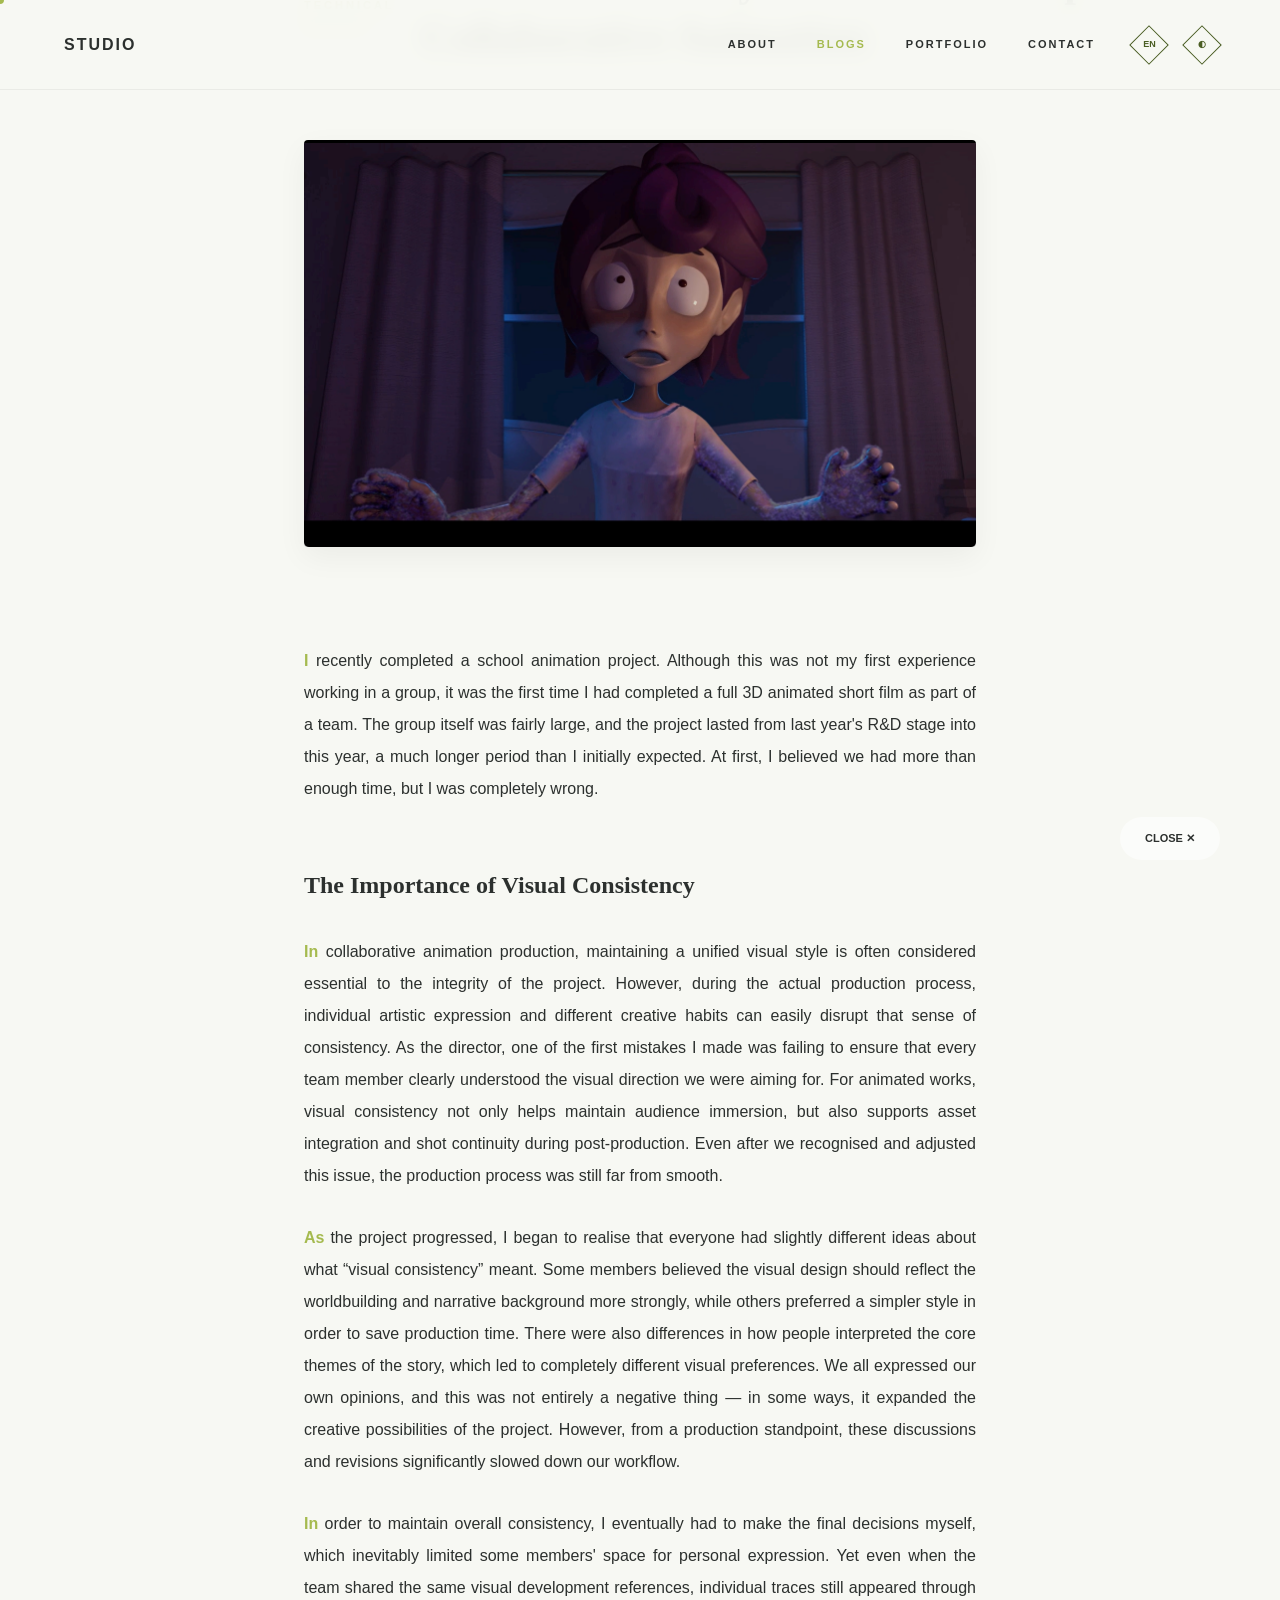
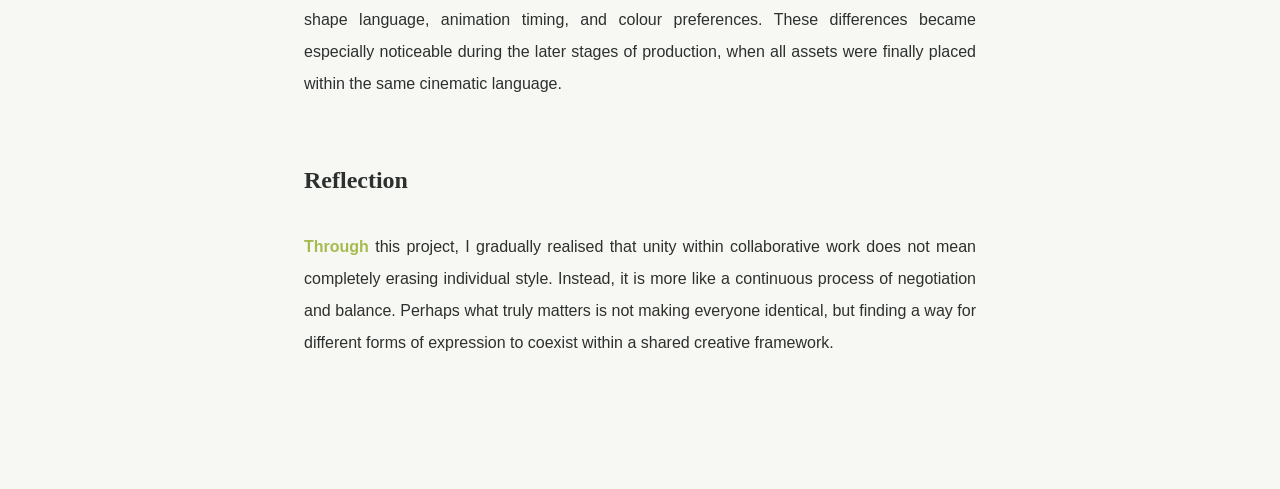
<file: blog_1.html>
<!DOCTYPE html>
<html lang="en">
<head>
    <meta charset="UTF-8">
    <meta name="viewport" content="width=device-width, initial-scale=1.0">
    <title>Thoughts & Insights | VI.STUDIO</title>
    
    <!-- 核心：完全依赖外部 CSS，实现代码分离 -->
    <link rel="stylesheet" href="css/style.css">
    <script src="js/jquery2.1.4.min.js"></script>
    <script src="js/jquery.i18n.min.js"></script>
    <script src="js/en-zh_translate.js"></script>
</head>
<body>

    <!-- 🌟 恢复自定义光标 -->
    <div id="cursor"></div>

    <!-- 独立的精美导航栏，已补回切换按钮和 hover 效果 -->
    <header class="standalone-header">
        <a href="index.html" class="standalone-logo hover-target"><span></span>STUDIO</a>
        <div style="display: flex; align-items: center; gap: 40px;">
            <nav class="standalone-nav">
                <!-- 增加了 t-* 翻译标签，确保中英切换时导航跟着变 -->
                <a href="index.html#about" class="hover-target t-about">ABOUT</a>
                <a href="blogs.html" class="active hover-target t-blogs">BLOGS</a>
                <a href="index.html#portfolio-3d" class="hover-target t-portfolio">PORTFOLIO</a>
                <a href="index.html#contact" class="hover-target t-contact">CONTACT</a>
            </nav>
            <!-- 🌟 恢复中英与日夜切换按钮 -->
            <div class="ctrl-btns">
                <div class="lang-switcher-wrap" id="translate-btn">
                    <div class="lang-btn-box hover-target"><span id="lang-label">EN</span></div>
                </div>
                <div class="theme-switcher-wrap" onclick="toggleTheme()">
                    <div class="theme-btn-box hover-target"><span id="theme-icon">◐</span></div>
                </div>
            </div>
        </div>
    </header>

    <main class="blogs-page-main">
        <article class="blog-flow-wrapper">
            
            <header class="blog-header">
                <div class="blog-tag">Technical Insight</div>
                <!-- 加上 t-b1 让标题也能支持双语切换 -->
                <h1 class="blog-title t-b1" i18n="b1">Visual Consistency vs Individual Expression in Collaborative Animation</h1>
                <div class="blog-meta">
                    <div class="meta-box"><span>DATE</span><b>2026.05.04</b></div>
                    <div class="meta-box"><span>AUTHOR</span><b>YOUR NAME</b></div>
                    <div class="meta-box"><span>TAGS</span><b>#ThreeJS #TA</b></div>
                </div>
            </header>

            <!-- 博客主图 -->
            <img src="ref/blogs/hero1.png" class="blog-hero" alt="Hero">

            <!-- 博客正文 -->
            <div class="blog-content-body">
                <p class="blog-text">
                    <strong>I</strong> recently completed a school animation project. 
                    Although this was not my first experience working in a group, 
                    it was the first time I had completed a full 3D animated short 
                    film as part of a team. The group itself was fairly large, 
                    and the project lasted from last year's R&D stage into this year, 
                    a much longer period than I initially expected. 
                    At first, I believed we had more than enough time, but I was completely wrong.                
                </p>

                <h3 class="blog-subtitle">The Importance of Visual Consistency</h3>
                <p class="blog-text">
                    <strong>In</strong> collaborative animation production, 
                    maintaining a unified visual style is often considered 
                    essential to the integrity of the project. However, 
                    during the actual production process, individual artistic 
                    expression and different creative habits can easily disrupt 
                    that sense of consistency. As the director, one of the first 
                    mistakes I made was failing to ensure that every team member 
                    clearly understood the visual direction we were aiming for. 
                    For animated works, visual consistency not only helps maintain 
                    audience immersion, but also supports asset integration and shot 
                    continuity during post-production. Even after we recognised and 
                    adjusted this issue, the production process was still far from smooth.                
                </p>
                
                <!-- <img src="" class="blog-image" alt="Process"> -->

                <p class="blog-text">
                    <strong>As</strong> the project progressed, I began to realise 
                    that everyone had slightly different ideas about what “visual consistency” meant. 
                    Some members believed the visual design should reflect the worldbuilding 
                    and narrative background more strongly, while others preferred a simpler 
                    style in order to save production time. There were also differences in 
                    how people interpreted the core themes of the story, which led to completely 
                    different visual preferences. We all expressed our own opinions, 
                    and this was not entirely a negative thing — in some ways, 
                    it expanded the creative possibilities of the project. However, 
                    from a production standpoint, these discussions and revisions significantly slowed down our workflow.
                </p>
                <p class="blog-text">
                    <strong>In</strong> order to maintain overall consistency, 
                    I eventually had to make the final decisions myself, which inevitably 
                    limited some members' space for personal expression. Yet even 
                    when the team shared the same visual development references, 
                    individual traces still appeared through shape language, animation timing, 
                    and colour preferences. These differences became especially noticeable 
                    during the later stages of production, when all assets were finally 
                    placed within the same cinematic language.
                </p>
                <h3 class="blog-subtitle">Reflection</h3>
                <p class="blog-text">
                    <strong>Through</strong> this project, I gradually realised that unity 
                    within collaborative work does not mean completely erasing individual style. 
                    Instead, it is more like a continuous process of negotiation and balance. 
                    Perhaps what truly matters is not making everyone identical, but finding a 
                    way for different forms of expression to coexist within a shared creative framework.
                </p>
            </div>

            <!-- 与 3D 详细页相同的 CLOSE 图标，点击返回 blogs.html 总览页 -->
            <div class="close-btn hover-target" onclick="window.location.href='blogs.html'" style="cursor: pointer;">CLOSE ✕</div>

        </article>
    </main>

    <!-- 🌟 必须在页面最底部引入 JS，才能让光标和切换按钮动起来 -->
    <script src="js/script.js"></script>
</body>
</html>
</file>
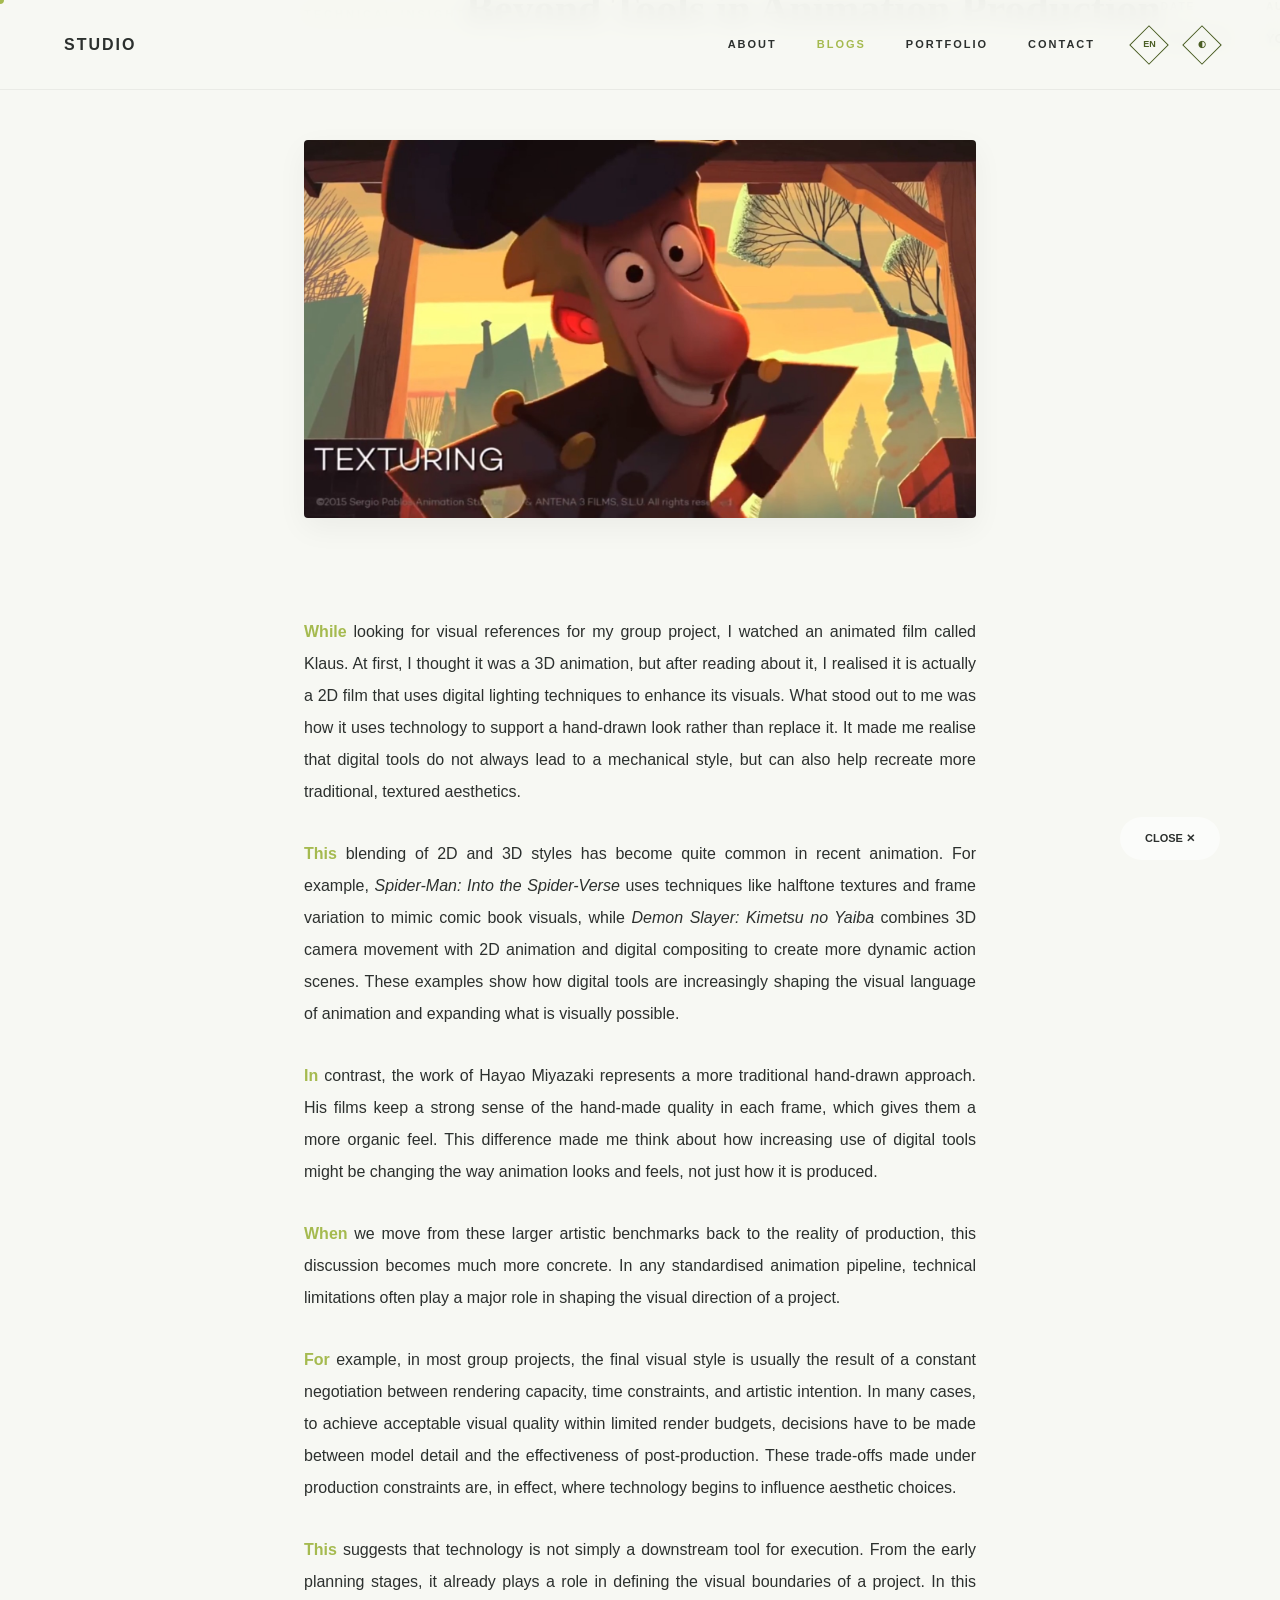
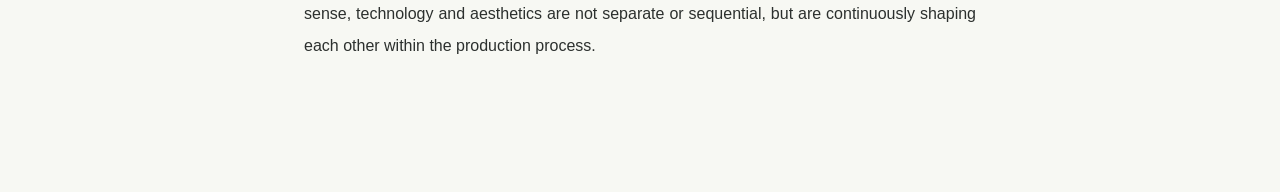
<file: blog_2.html>
<!DOCTYPE html>
<html lang="en">
<head>
    <meta charset="UTF-8">
    <meta name="viewport" content="width=device-width, initial-scale=1.0">
    <title>Thoughts & Insights | VI.STUDIO</title>
    
    <!-- 核心：完全依赖外部 CSS，实现代码分离 -->
    <link rel="stylesheet" href="css/style.css">
    <script src="js/jquery2.1.4.min.js"></script>
    <script src="js/jquery.i18n.min.js"></script>
    <script src="js/en-zh_translate.js"></script>
</head>
<body>

    <!-- 🌟 恢复自定义光标 -->
    <div id="cursor"></div>

    <!-- 独立的精美导航栏，已补回切换按钮和 hover 效果 -->
    <header class="standalone-header">
        <a href="index.html" class="standalone-logo hover-target"><span></span>STUDIO</a>
        <div style="display: flex; align-items: center; gap: 40px;">
            <nav class="standalone-nav">
                <!-- 增加了 t-* 翻译标签，确保中英切换时导航跟着变 -->
                <a href="index.html#about" class="hover-target t-about">ABOUT</a>
                <a href="blogs.html" class="active hover-target t-blogs">BLOGS</a>
                <a href="index.html#portfolio-3d" class="hover-target t-portfolio">PORTFOLIO</a>
                <a href="index.html#contact" class="hover-target t-contact">CONTACT</a>
            </nav>
            <!-- 🌟 恢复中英与日夜切换按钮 -->
            <div class="ctrl-btns">
                <div class="lang-switcher-wrap" id="translate-btn">
                    <div class="lang-btn-box hover-target"><span id="lang-label">EN</span></div>
                </div>
                <div class="theme-switcher-wrap" onclick="toggleTheme()">
                    <div class="theme-btn-box hover-target"><span id="theme-icon">◐</span></div>
                </div>
            </div>
        </div>
    </header>

    <main class="blogs-page-main">
        <article class="blog-flow-wrapper">
            
            <header class="blog-header">
                <div class="blog-tag">Technical Insight</div>
                <!-- 加上 t-b2 让标题也能支持双语切换 -->
                <h1 class="blog-title t-b2" i18n="b2">Beyond Tools in Animation Production</h1>
                <div class="blog-meta">
                    <div class="meta-box"><span>DATE</span><b>2026.05.04</b></div>
                    <div class="meta-box"><span>AUTHOR</span><b>YOUR NAME</b></div>
                    <div class="meta-box"><span>TAGS</span><b>#ThreeJS #TA</b></div>
                </div>
            </header>

            <!-- 博客主图 -->
            <img src="ref/blogs/blog2.JPG" class="blog-hero" alt="Hero">

            <!-- 博客正文 -->
            <div class="blog-content-body">
                <p class="blog-text">
                    <strong>While</strong> looking for visual references for my group project, I watched an animated film called Klaus. At first, I thought it was a 3D animation, but after reading about it, I realised it is actually a 2D film that uses digital lighting techniques to enhance its visuals. What stood out to me was how it uses technology to support a hand-drawn look rather than replace it. It made me realise that digital tools do not always lead to a mechanical style, but can also help recreate more traditional, textured aesthetics.               
                </p>
                <p class="blog-text">
                    <strong>This</strong> blending of 2D and 3D styles has become quite common in recent animation. 
                    For example, <em>Spider-Man: Into the Spider-Verse</em> uses techniques like halftone textures 
                    and frame variation to mimic comic book visuals, while <em>Demon Slayer: Kimetsu no Yaiba </em>combines 3D camera movement with 2D animation and digital compositing to create more dynamic action scenes. These examples show how digital tools are increasingly shaping the visual language of animation and expanding what is visually possible.               
                </p>

                <p class="blog-text">
                    <strong>In</strong> contrast, the work of Hayao Miyazaki represents a more traditional hand-drawn approach. His films keep a strong sense of the hand-made quality in each frame, which gives them a more organic feel. This difference made me think about how increasing use of digital tools might be changing the way animation looks and feels, not just how it is produced.
                </p>
                <p class="blog-text">
                    <strong>When</strong> we move from these larger artistic benchmarks back to the reality of production, this discussion becomes much more concrete. In any standardised animation pipeline, technical limitations often play a major role in shaping the visual direction of a project.
                </p>
                <p class="blog-text">
                    <strong>For</strong> example, in most group projects, the final visual style is usually the result of a constant negotiation between rendering capacity, time constraints, and artistic intention. In many cases, to achieve acceptable visual quality within limited render budgets, decisions have to be made between model detail and the effectiveness of post-production. These trade-offs made under production constraints are, in effect, where technology begins to influence aesthetic choices.
                </p>
                <p class="blog-text">
                    <strong>This</strong> suggests that technology is not simply a downstream tool for execution. From the early planning stages, it already plays a role in defining the visual boundaries of a project. In this sense, technology and aesthetics are not separate or sequential, but are continuously shaping each other within the production process.
                </p>
            </div>

            <!-- 与 3D 详细页相同的 CLOSE 图标，点击返回 blogs.html 总览页 -->
            <div class="close-btn hover-target" onclick="window.location.href='blogs.html'" style="cursor: pointer;">CLOSE ✕</div>

        </article>
    </main>

    <!-- 🌟 必须在页面最底部引入 JS，才能让光标和切换按钮动起来 -->
    <script src="js/script.js"></script>
</body>
</html>
</file>
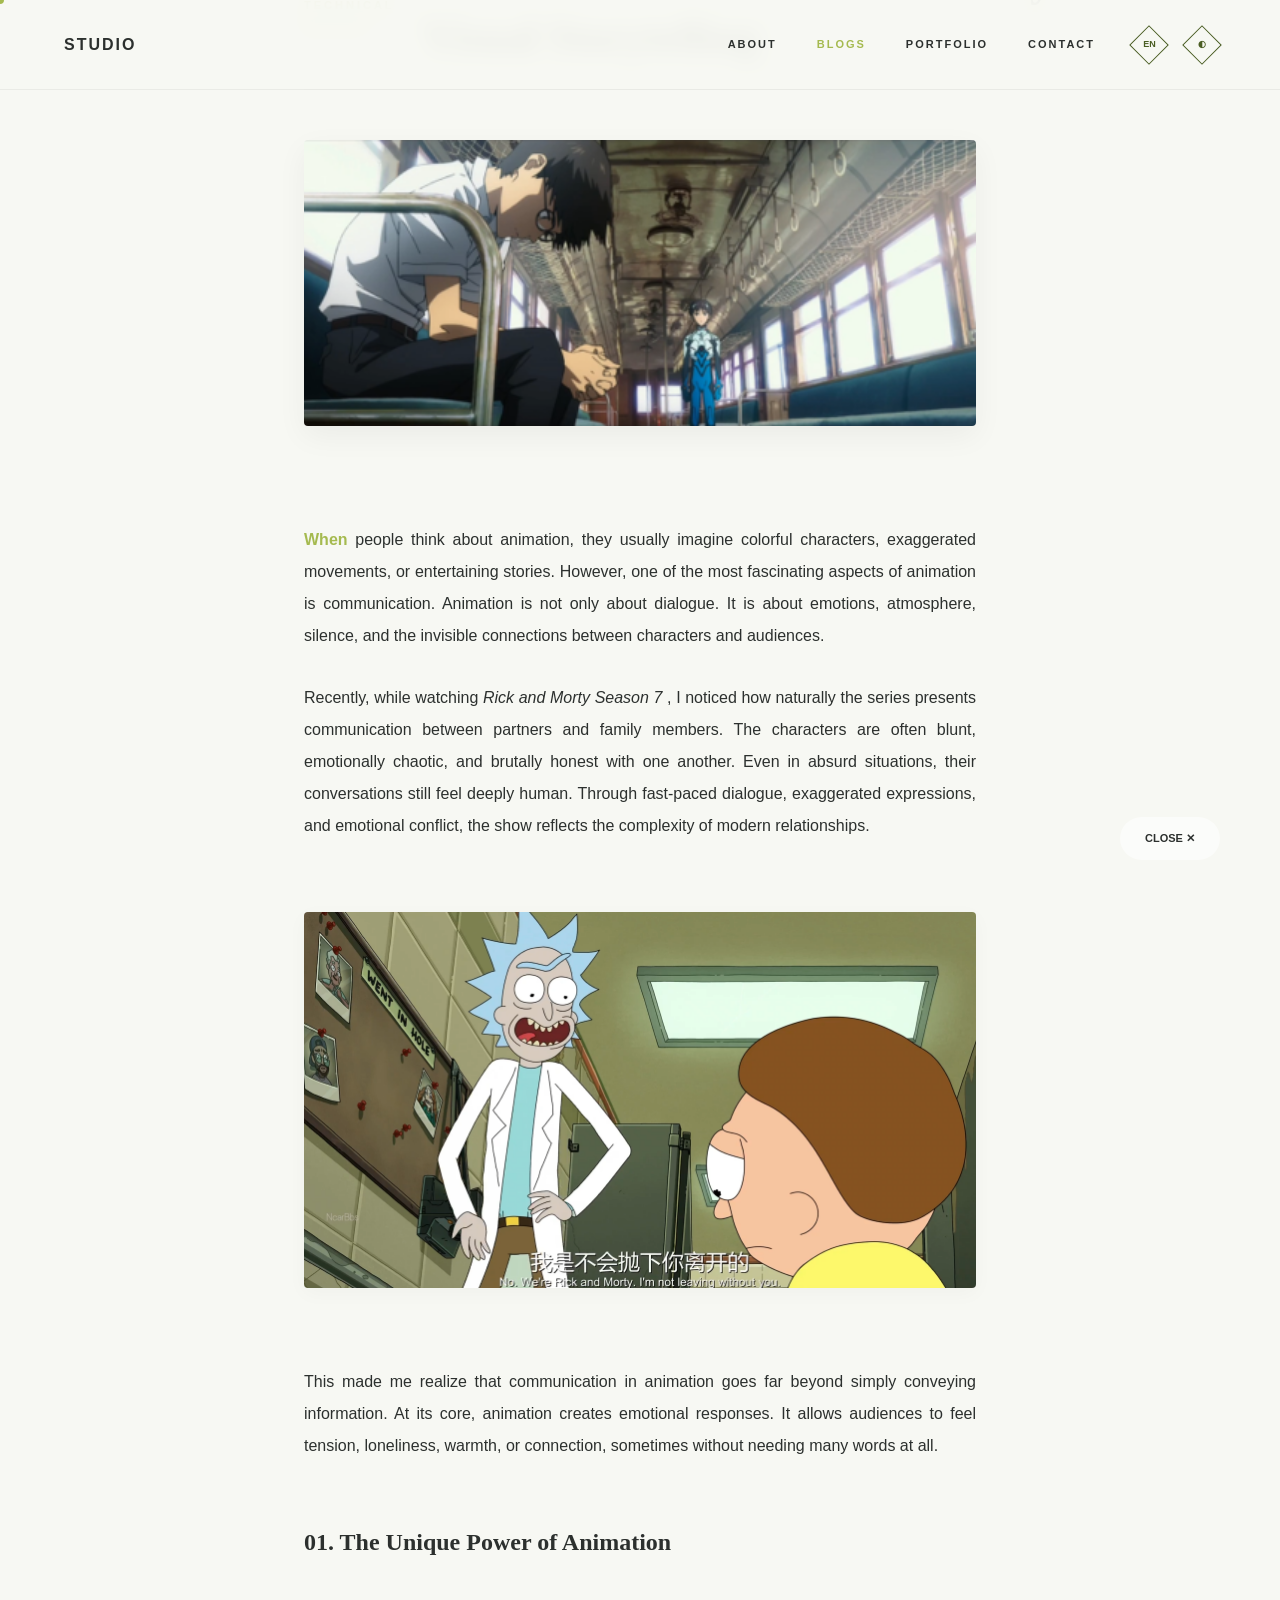
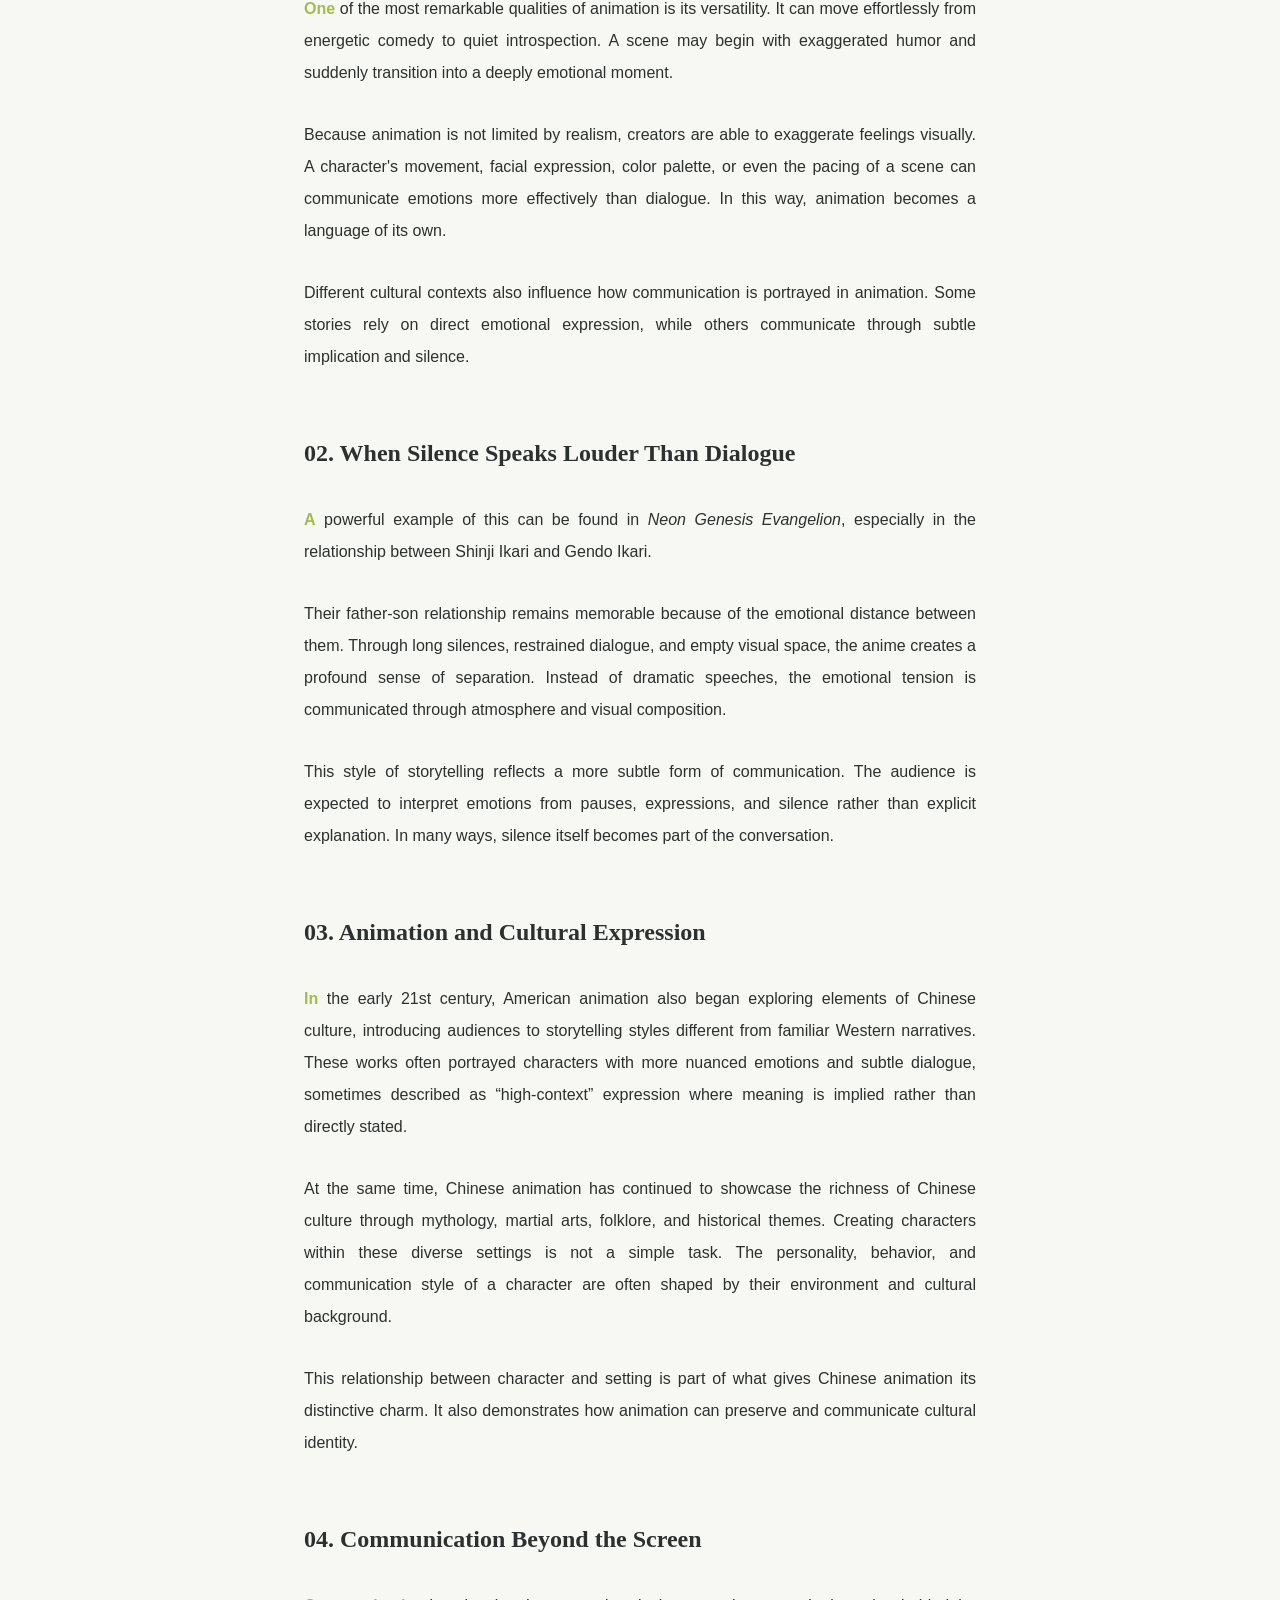
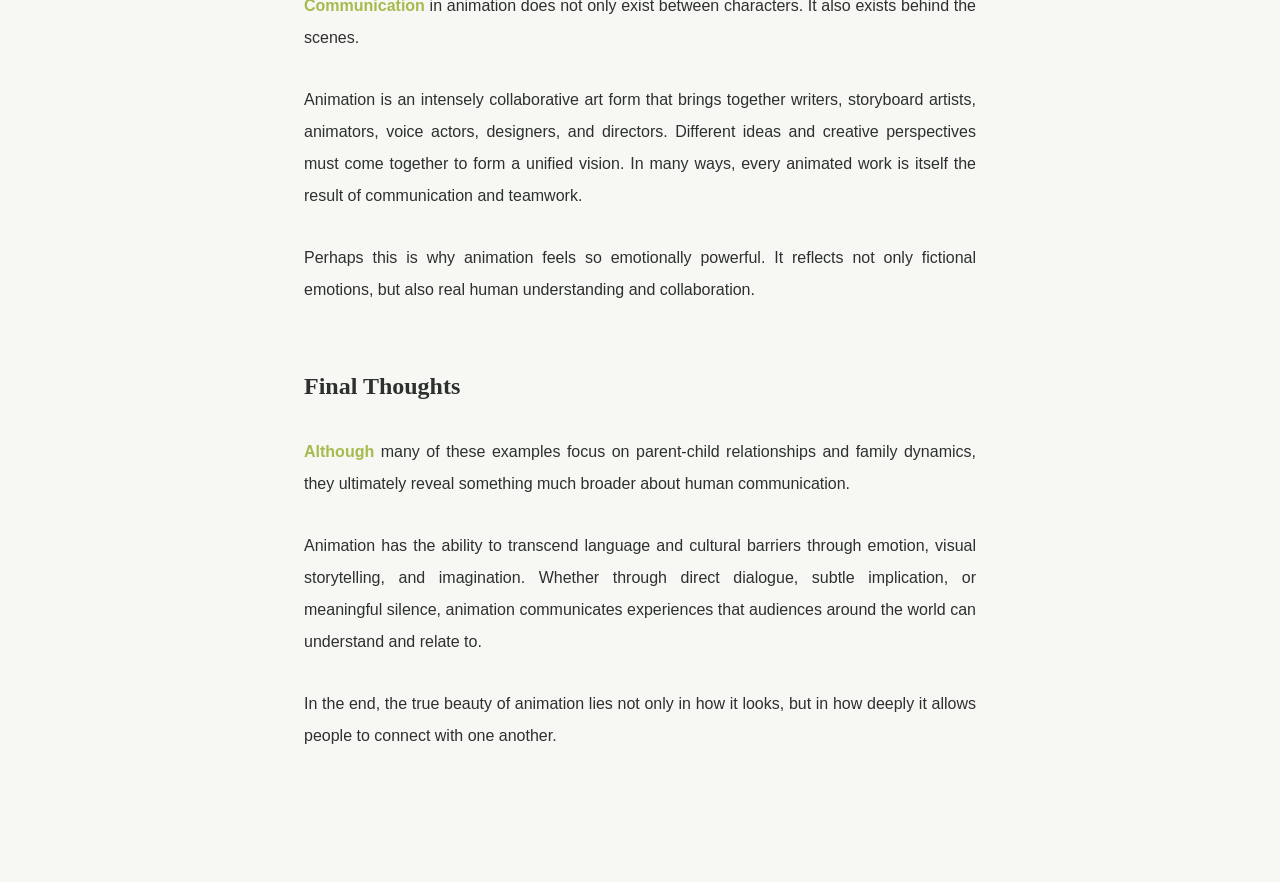
<file: blog_3.html>
<!DOCTYPE html>
<html lang="en">
<head>
    <meta charset="UTF-8">
    <meta name="viewport" content="width=device-width, initial-scale=1.0">
    <title>Thoughts & Insights | VI.STUDIO</title>
    
    <!-- 核心：完全依赖外部 CSS，实现代码分离 -->
    <link rel="stylesheet" href="css/style.css">
    <script src="js/jquery2.1.4.min.js"></script>
    <script src="js/jquery.i18n.min.js"></script>
    <script src="js/en-zh_translate.js"></script>
</head>
<body>

    <!-- 🌟 恢复自定义光标 -->
    <div id="cursor"></div>

    <!-- 独立的精美导航栏，已补回切换按钮和 hover 效果 -->
    <header class="standalone-header">
        <a href="index.html" class="standalone-logo hover-target"><span></span>STUDIO</a>
        <div style="display: flex; align-items: center; gap: 40px;">
            <nav class="standalone-nav">
                <!-- 增加了 t-* 翻译标签，确保中英切换时导航跟着变 -->
                <a href="index.html#about" class="hover-target t-about">ABOUT</a>
                <a href="blogs.html" class="active hover-target t-blogs">BLOGS</a>
                <a href="index.html#portfolio-3d" class="hover-target t-portfolio">PORTFOLIO</a>
                <a href="index.html#contact" class="hover-target t-contact">CONTACT</a>
            </nav>
            <!-- 🌟 恢复中英与日夜切换按钮 -->
            <div class="ctrl-btns">
                <div class="lang-switcher-wrap" id="translate-btn">
                    <div class="lang-btn-box hover-target"><span id="lang-label">EN</span></div>
                </div>
                <div class="theme-switcher-wrap" onclick="toggleTheme()">
                    <div class="theme-btn-box hover-target"><span id="theme-icon">◐</span></div>
                </div>
            </div>
        </div>
    </header>

    <main class="blogs-page-main">
        <article class="blog-flow-wrapper">
            
            <header class="blog-header">
                <div class="blog-tag">Technical Insight</div>
                <!-- 加上 t-b3 让标题也能支持双语切换 -->
                <h1 class="blog-title t-b3" i18n="b3">Communication in 2D Animation: Beyond Words and Visual Storytelling</h1>
                <div class="blog-meta">
                    <div class="meta-box"><span>DATE</span><b>2024.05.07</b></div>
                    <div class="meta-box"><span>AUTHOR</span><b>YOUR NAME</b></div>
                    <div class="meta-box"><span>TAGS</span><b>#ThreeJS #TA</b></div>
                </div>
            </header>

            <!-- 博客主图 -->
            <img src="ref/blogs/hero3.png" class="blog-hero" alt="Hero">

            <!-- 博客正文 -->
            <div class="blog-content-body">
                <p class="blog-text">
                    <strong>When</strong> people think about animation, they usually imagine 
                    colorful characters, exaggerated movements, or entertaining 
                    stories. However, one of the most fascinating aspects of animation 
                    is communication. Animation is not only about dialogue. 
                    It is about emotions, atmosphere, silence, and the invisible 
                    connections between characters and audiences.
                </p>
                <p class="blog-text">
                    Recently, while watching<em> Rick and Morty Season 7 </em>, I noticed how 
                    naturally the series presents communication between partners and 
                    family members. The characters are often blunt, emotionally chaotic, 
                    and brutally honest with one another. Even in absurd situations, 
                    their conversations still feel deeply human. Through fast-paced dialogue, 
                    exaggerated expressions, and emotional conflict, the show reflects the 
                    complexity of modern relationships.
                </p>
                <img src="ref/blogs/movie.png" class="blog-image" alt="Process">
                
                <p class="blog-text">
                    This made me realize that communication in animation goes far 
                    beyond simply conveying information. At its core, animation creates 
                    emotional responses. It allows audiences to feel tension, loneliness, 
                    warmth, or connection, sometimes without needing many words at all.
                </p>
                
                <h3 class="blog-subtitle">01. The Unique Power of Animation</h3>

                <p class="blog-text">
                    <strong>One</strong> of the most remarkable qualities of animation is its versatility. 
                    It can move effortlessly from energetic comedy to quiet introspection. 
                    A scene may begin with exaggerated humor and suddenly transition into 
                    a deeply emotional moment.
                </p>
                <p class="blog-text">
                    Because animation is not limited by realism, creators are able to 
                    exaggerate feelings visually. A character's movement, facial expression, 
                    color palette, or even the pacing of a scene can communicate emotions 
                    more effectively than dialogue. In this way, animation becomes a language 
                    of its own.
                </p>
                <p class="blog-text">
                    Different cultural contexts also influence how communication is 
                    portrayed in animation. Some stories rely on direct emotional expression, 
                    while others communicate through subtle implication and silence.
                </p>
                <h3 class="blog-subtitle">02. When Silence Speaks Louder Than Dialogue</h3>

                <p class="blog-text">
                    <strong>A</strong> powerful example of this can be found in<em> Neon Genesis Evangelion</em>, 
                    especially in the relationship between Shinji Ikari and Gendo Ikari.
                </p>
                <p class="blog-text">
                    Their father-son relationship remains memorable because of the emotional 
                    distance between them. Through long silences, restrained dialogue, and 
                    empty visual space, the anime creates a profound sense of separation. 
                    Instead of dramatic speeches, the emotional tension is communicated through 
                    atmosphere and visual composition.
                </p>
                <p class="blog-text">
                    This style of storytelling reflects a more subtle form of communication. 
                    The audience is expected to interpret emotions from pauses, expressions, 
                    and silence rather than explicit explanation. In many ways, silence itself 
                    becomes part of the conversation.
                </p>
                <h3 class="blog-subtitle">03. Animation and Cultural Expression</h3>

                <p class="blog-text">
                    <strong>In</strong> the early 21st century, American animation also began exploring
                    elements of Chinese culture, introducing audiences to storytelling
                    styles different from familiar Western narratives. These works often
                    portrayed characters with more nuanced emotions and subtle dialogue,
                    sometimes described as “high-context” expression where meaning is
                    implied rather than directly stated.
                </p>

                <p class="blog-text">
                    At the same time, Chinese animation has continued to showcase the
                    richness of Chinese culture through mythology, martial arts, folklore,
                    and historical themes. Creating characters within these diverse settings
                    is not a simple task. The personality, behavior, and communication style
                    of a character are often shaped by their environment and cultural background.
                </p>

                <p class="blog-text">
                    This relationship between character and setting is part of what gives
                    Chinese animation its distinctive charm. It also demonstrates how
                    animation can preserve and communicate cultural identity.
                </p>

                <h3 class="blog-subtitle">04. Communication Beyond the Screen</h3>

                <p class="blog-text">
                    <strong>Communication</strong> in animation does not only exist between characters.
                    It also exists behind the scenes.
                </p>

                <p class="blog-text">
                    Animation is an intensely collaborative art form that brings together
                    writers, storyboard artists, animators, voice actors, designers, and
                    directors. Different ideas and creative perspectives must come together
                    to form a unified vision. In many ways, every animated work is itself
                    the result of communication and teamwork.
                </p>

                <p class="blog-text">
                    Perhaps this is why animation feels so emotionally powerful.
                    It reflects not only fictional emotions, but also real human
                    understanding and collaboration.
                </p>

                <h3 class="blog-subtitle">Final Thoughts</h3>

                <p class="blog-text">
                    <strong>Although</strong> many of these examples focus on parent-child relationships
                    and family dynamics, they ultimately reveal something much broader
                    about human communication.
                </p>

                <p class="blog-text">
                    Animation has the ability to transcend language and cultural
                    barriers through emotion, visual storytelling, and imagination.
                    Whether through direct dialogue, subtle implication, or meaningful
                    silence, animation communicates experiences that audiences around
                    the world can understand and relate to.
                </p>

                <p class="blog-text">
                    In the end, the true beauty of animation lies not only in how
                    it looks, but in how deeply it allows people to connect with one another.
                </p>
            </div>

            <!-- 与 3D 详细页相同的 CLOSE 图标，点击返回 blogs.html 总览页 -->
            <div class="close-btn hover-target" onclick="window.location.href='blogs.html'" style="cursor: pointer;">CLOSE ✕</div>

        </article>
    </main>

    <!-- 🌟 必须在页面最底部引入 JS，才能让光标和切换按钮动起来 -->
    <script src="js/script.js"></script>
</body>
</html>
</file>
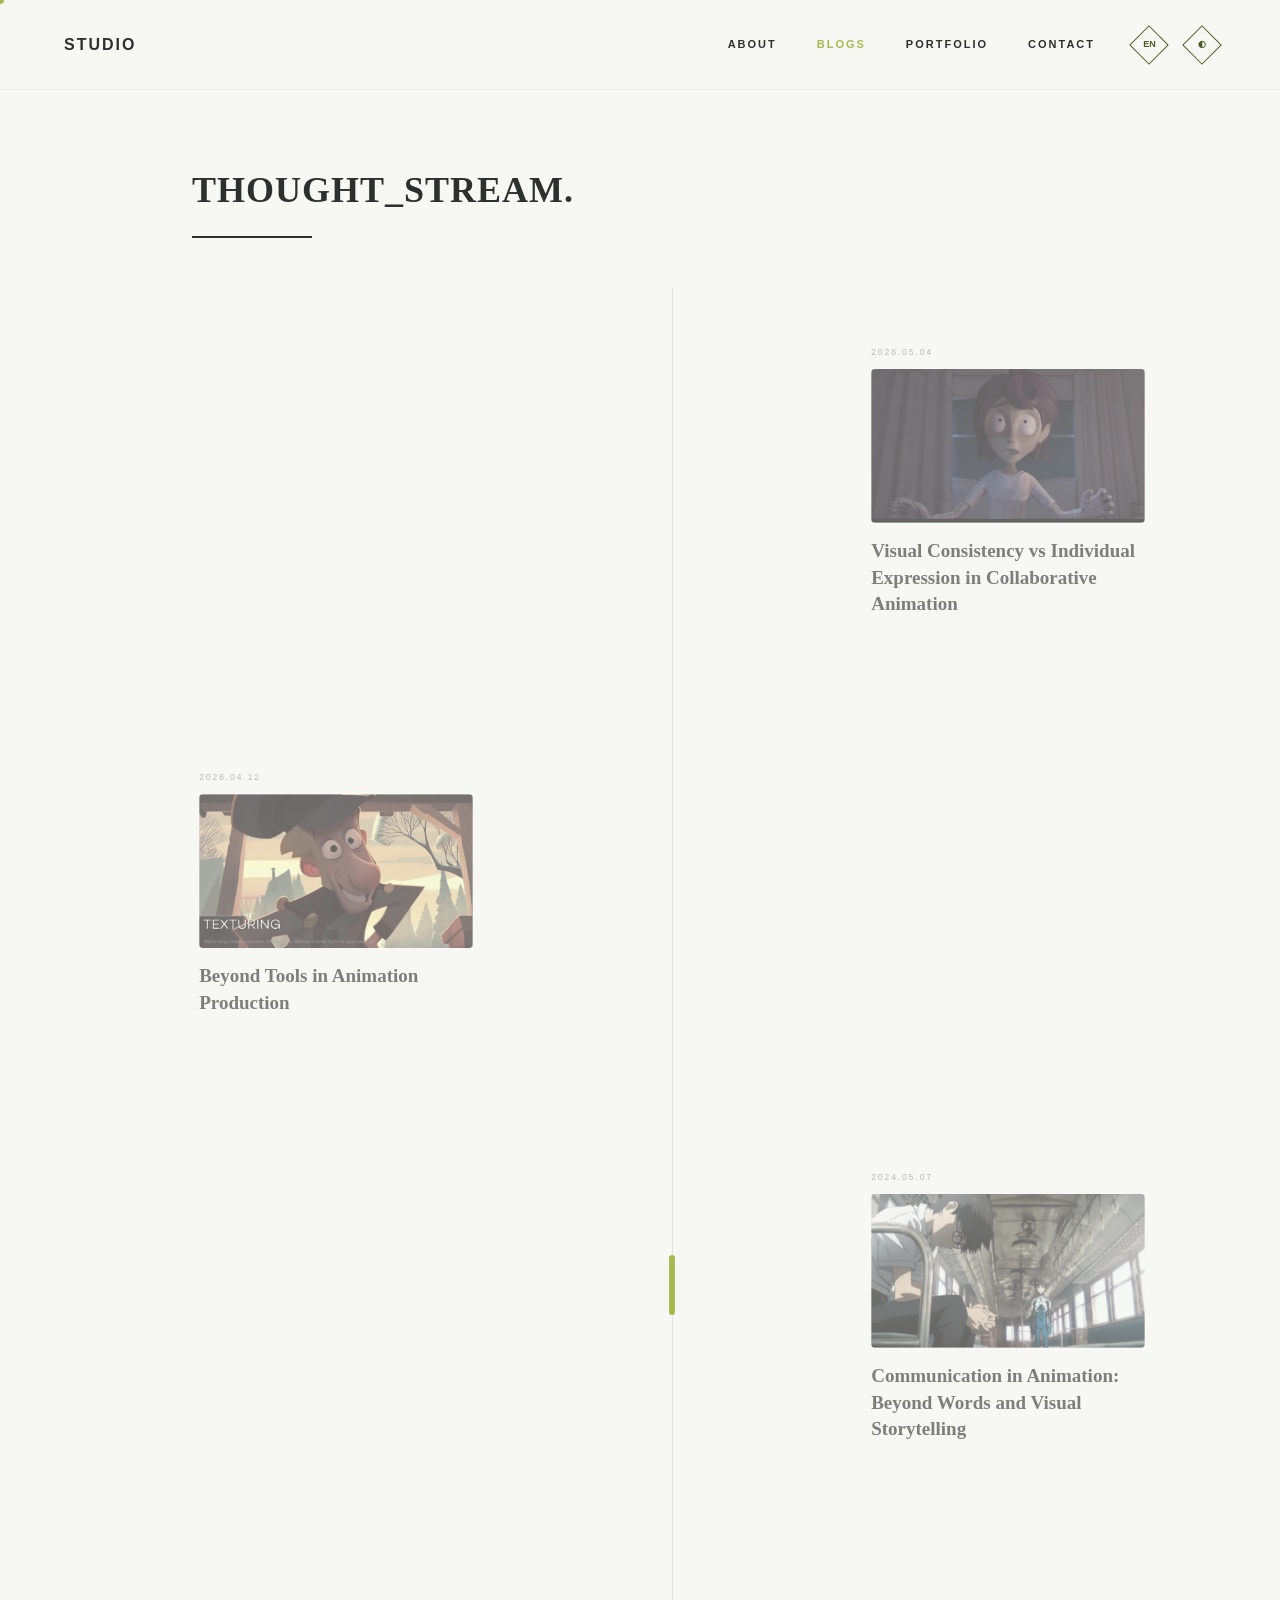
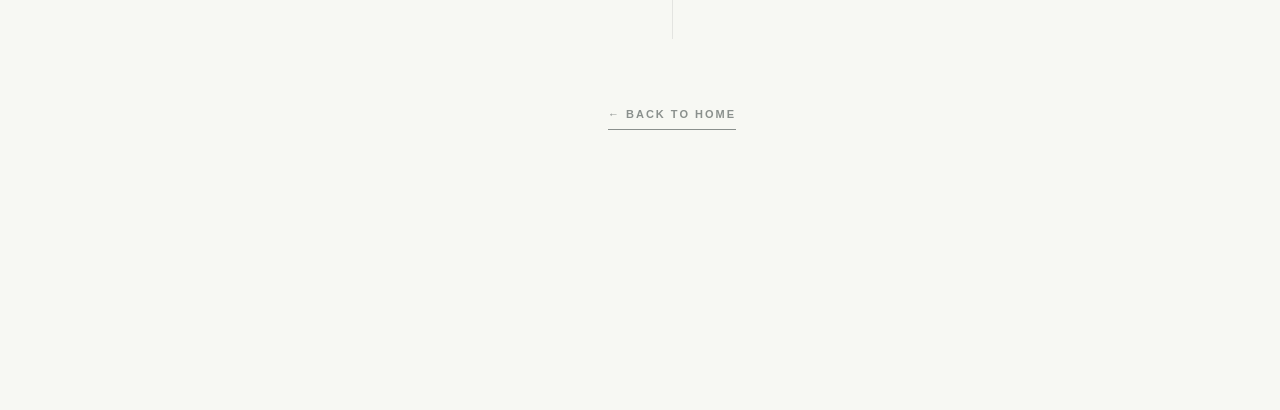
<file: blogs.html>
<!DOCTYPE html>
<html lang="en">
<head>
    <meta charset="UTF-8">
    <meta name="viewport" content="width=device-width, initial-scale=1.0">
    <title>Thought Stream | VI.STUDIO</title>
    <link rel="stylesheet" href="css/style.css">
    <script src="js/jquery2.1.4.min.js"></script>
    <script src="js/jquery.i18n.min.js"></script>
    <script src="js/en-zh_translate.js"></script>
</head>
<body>

    <!-- 自定义光标 -->
    <div id="cursor"></div>

    <!-- 顶栏导航 -->
    <header class="standalone-header">
        <a href="index.html" class="standalone-logo hover-target"><span></span>STUDIO</a>
        <div style="display: flex; align-items: center; gap: 40px;">
            <nav class="standalone-nav">
                <a href="index.html#about" class="hover-target t-about">ABOUT</a>
                <a href="blogs.html" class="active hover-target t-blogs">BLOGS</a>
                <a href="index.html#portfolio-3d" class="hover-target t-portfolio">PORTFOLIO</a>
                <a href="index.html#contact" class="hover-target t-contact">CONTACT</a>
            </nav>
            <div class="ctrl-btns">
                <!-- 中英切换 -->
                <div class="lang-switcher-wrap" id="translate-btn">
                    <div class="lang-btn-box hover-target"><span id="lang-label">EN</span></div>
                </div>
                <!-- 日夜切换 -->
                <div class="theme-switcher-wrap" onclick="toggleTheme()">
                    <div class="theme-btn-box hover-target"><span id="theme-icon">◐</span></div>
                </div>
            </div>
        </div>
    </header>

    <main class="blogs-page-main" style="padding-top: 140px; min-height: 85vh;">
        <!-- BLOGS 时间轴 -->
        <section id="blogs" class="container-padding" style="padding-top: 20px;">
            <div class="section-header-styled">
                <h2 class="section-label t-blogs-title" i18n="blogs-title">THOUGHT_STREAM.</h2>
                <div class="section-underline"></div>
            </div>
            <div class="timeline-container">
                <div class="timeline-line"><div class="parallax-dot" id="p-dot"></div></div>

                <!-- Blog 1 -->
                <div class="blog-entry" onclick="window.location.href='blog_1.html'" style="cursor: pointer;">
                    <div class="blog-content">
                        <div class="blog-date">2026.05.04</div>
                        <div class="blog-img-wrap hover-target"><img src="ref/blogs/hero1.png" alt="Blog 1"></div>
                        <h3 class="blog-title t-b1" i18n="b1">Visual Consistency vs Individual Expression in Collaborative Animation</h3>
                    </div>
                </div>

                <!-- Blog 2 -->
                <div class="blog-entry" onclick="window.location.href='blog_2.html'" style="cursor: pointer;">
                    <div class="blog-content">
                        <div class="blog-date">2026.04.12</div>
                        <div class="blog-img-wrap hover-target"><img src="ref/blogs/blog2.JPG" alt="Blog 2"></div>
                        <h3 class="blog-title t-b2" i18n="b2">Beyond Tools in Animation Production</h3>
                    </div>
                </div>

                <!-- Blog 3 -->
                <div class="blog-entry" onclick="window.location.href='blog_3.html'" style="cursor: pointer;">
                    <div class="blog-content">
                        <div class="blog-date">2024.05.07</div>
                        <div class="blog-img-wrap hover-target"><img src="ref/blogs/hero3.png" alt="Blog 3"></div>
                        <h3 class="blog-title t-b3" i18n="b3">Communication in 2D Animation: Beyond Words and Visual Storytelling</h3>
                    </div>
                </div>

            </div>

            <!-- 返回首页按钮 -->
            <div style="text-align: center; margin-top: 60px;">
                <a href="index.html" class="back-btn hover-target">← BACK TO HOME</a>
            </div>
        </section>
    </main>

    <!-- 返回顶部按钮 -->
    <div id="back-to-top" class="hover-target" onclick="window.scrollTo({top: 0, behavior: 'smooth'})">
        <span>↑</span>
    </div>

    <!-- 核心逻辑 -->
    <script src="js/script.js"></script>
</body>
</html>
</file>
<file: css/style.css>
/* ==========================================
   1. 调色盘与基础
   ========================================== */
:root {
    --c-bg: #F7F8F3;       
    --c-bg-alt: rgba(255, 255, 255, 0.55);   
    --c-text: #2C302E;     
    --c-text-light: #8A908D;
    --c-accent: #A5BA4F;   
    --c-hud-line: #4A5D23; 
    --border: none ; 
    --font-sans: "Helvetica Neue", "PingFang SC", Arial, sans-serif;
    --font-serif: "Playfair Display", "Didot", "Georgia", serif;
}

body.dark-mode {
    --c-bg: #141514;
    --c-bg-alt: rgba(26, 28, 27, 0.65);
    --c-text: #F7F8F3;
    --c-text-light: #8A908D;
    --c-accent: #A5BA4F;
    --c-hud-line: #A5BA4F;
    --border: none ;
}

* { margin: 0; padding: 0; box-sizing: border-box; cursor: none !important; }
html { scroll-behavior: smooth; }

body {
    background-color: var(--c-bg); color: var(--c-text);
    font-family: var(--font-sans); line-height: 1.7; overflow-x: hidden;
    transition: background-color 0.5s ease, color 0.5s ease;
}

.bg-alt { 
    background-color: var(--c-bg-alt); 
    backdrop-filter: blur(15px); -webkit-backdrop-filter: blur(15px); 
    transition: background-color 0.5s ease; 
}

/* ==========================================
   2. 粒子加载动画与侧边栏
   ========================================== */
#preloader {
    position: fixed; top: 0; left: 0; width: 100%; height: 100%;
    background: var(--c-bg); z-index: 30000;
    display: flex; flex-direction: column; align-items: center; justify-content: center;
    transition: opacity 0.8s ease, visibility 0.8s;
}
#preloader.loaded { opacity: 0; visibility: hidden; pointer-events: none; }
html.preload-done #preloader { display: none !important; }

#particle-diamond {
    display: grid;
    grid-template-columns: repeat(15, 3px);
    grid-template-rows: repeat(15, 3px);
    gap: 2px;
    margin-bottom: 20px;
}
.p-dot {
    width: 100%; height: 100%;
    background-color: var(--c-accent);
    border-radius: 50%; opacity: 0.2;
    animation: pulse 1s infinite alternate;
    transition: transform 1.5s cubic-bezier(0.19, 1, 0.22, 1), opacity 1s ease;
    will-change: transform, opacity;
}
.p-spacer { width: 100%; height: 100%; }

@keyframes pulse {
    0% { opacity: 0.05; transform: scale(0.2); }
    100% { opacity: 1; transform: scale(1.1); }
}

.p-dot.scatter {
    animation: none !important;
    transform: translate(var(--dx), var(--dy)) scale(2.5) !important;
    opacity: 0 !important;
}

.loader-text {
    font-size: 10px; font-weight: 800; letter-spacing: 4px;
    color: var(--c-text-light); text-transform: uppercase;
    transition: opacity 0.5s ease;
}
.hide-text { opacity: 0 !important; }

/* 侧边栏 */
.hud-pagination {
    position: fixed; left: 45px; top: 50%; transform: translateY(-50%);
    z-index: 100; display: flex; flex-direction: column; align-items: center; gap: 35px;
}
.hud-line { position: absolute; width: 1px; height: 100%; background: var(--c-text-light); opacity: 0.2; z-index: -1; }
.hud-dot { 
    width: 10px; height: 10px; background: var(--c-text-light); border-radius: 50%; 
    position: relative; display: flex; align-items: center; justify-content: center; transition: 0.3s; 
}
.hud-dot.active { background: transparent; }

.hud-dot .diamond {
    position: absolute; width: 22px; height: 22px; border: 1.5px solid var(--c-hud-line);
    transform: rotate(45deg) scale(0); opacity: 0; transition: 0.4s cubic-bezier(0.19, 1, 0.22, 1);
    display: flex; align-items: center; justify-content: center; background: transparent;
}
.hud-dot.active .diamond { transform: rotate(45deg) scale(1); opacity: 1; border-color: var(--c-accent); }
.hud-dot.active .num { color: var(--c-accent); }
.hud-dot:hover .diamond { background-color: var(--c-accent); border-color: var(--c-accent); transform: rotate(45deg) scale(1.3); opacity: 1; }
.hud-dot:hover .num { opacity: 0; }
.hud-dot .num { position: absolute; transform: rotate(-45deg); font-size: 10px; font-weight: 800; color: var(--c-hud-line); transition: 0.2s; }

/* ==========================================
   3. 顶栏导航与控制按钮
   ========================================== */
header { position: fixed; top: 0; width: 100%; height: 90px; z-index: 95; display: flex; align-items: center; transition: background 0.5s ease; }
.nav-container { width: 100%; padding: 0 5%; display: flex; justify-content: space-between; align-items: center; }
.logo { font-size: 16px; font-weight: 800; letter-spacing: 3px; text-transform: uppercase; }

.nav-right-area { display: flex; align-items: center; gap: 40px; }
.nav-links { display: flex; gap: 35px; }
.nav-item { position: relative; }
.nav-item > a { text-decoration: none; color: var(--c-text); font-size: 11px; font-weight: 700; letter-spacing: 2px; text-transform: uppercase; padding: 10px 0; transition: 0.3s; }
.nav-item > a:hover, .nav-item > a.active { color: var(--c-accent); }

.dropdown {
    position: absolute; top: 100%; left: 0; transform: translateY(10px);
    background: var(--c-bg); border: var(--border); border-radius: 2px; padding: 10px 0; min-width: 170px;
    opacity: 0; visibility: hidden; transition: 0.3s, background-color 0.5s; box-shadow: 0 15px 40px rgba(0,0,0,0.06);
    display: flex; flex-direction: column; text-align: left;
}
.nav-item:hover .dropdown { opacity: 1; visibility: visible; transform: translateY(0); }
.dropdown a { text-decoration: none; color: var(--c-text); font-size: 10px; font-weight: 700; padding: 12px 20px; transition: 0.3s; letter-spacing: 1px;}
.dropdown a:hover { color: var(--c-accent); background: var(--c-bg-alt); }

.ctrl-btns { display: flex; align-items: center; gap: 25px; }
.lang-btn-box, .theme-btn-box {
    width: 28px; height: 28px; border: 1.5px solid var(--c-hud-line);
    transform: rotate(45deg); display: flex; align-items: center; justify-content: center;
    transition: 0.4s cubic-bezier(0.19, 1, 0.22, 1);
}
.lang-btn-box:hover, .theme-btn-box:hover { background-color: var(--c-accent); border-color: var(--c-accent); transform: rotate(45deg) scale(1.2); }
.lang-btn-box span, .theme-btn-box span { transform: rotate(-45deg); font-size: 9px; font-weight: 900; color: var(--c-hud-line); transition: color 0.3s;}
.lang-btn-box:hover span, .theme-btn-box:hover span { color: var(--c-bg); }

/* ==========================================
   4. 页面布局与左右排版
   ========================================== */
section { width: 100%; min-height: 100vh; position: relative; }
.container-padding { padding: 180px 10% 180px 15%; }

.section-header-styled { margin-bottom: 50px; } 
.section-label { 
    font-family: var(--font-serif); font-size: 36px; font-weight: 700; 
    text-transform: uppercase; color: var(--c-text);
    margin-bottom: 15px; display: block; letter-spacing: 1px;
}
.section-underline { width: 120px; height: 2px; background-color: var(--c-text); }

/* 强制锁死：左文字，右图片 */
#about { display: flex; flex-direction: column; justify-content: center; min-height: 100vh; }
.about-layout { 
    display: flex !important; 
    flex-direction: row !important; 
    align-items: center; 
    justify-content: space-between;
    gap: 60px; 
    width: 100%; 
}
.about-text { flex: 1; font-size: 16px; }
.about-image { 
    flex: 0 0 35%; 
    max-width: 450px;
    aspect-ratio: 1/1; 
    border-radius: 4px; 
    overflow: hidden; 
    border: var(--border); 
    background: transparent; 
}
.about-image img { width: 100%; height: 100%; object-fit: cover; filter: grayscale(20%); transition: 1.5s cubic-bezier(0.19, 1, 0.22, 1); }

#canvas-bg { position: fixed; top: 0; left: 0; width: 100vw; height: 100vh; z-index: -1; pointer-events: none; }
#cursor { position: fixed; top: 0; left: 0; width: 8px; height: 8px; background-color: var(--c-accent); border-radius: 50%; pointer-events: none; z-index: 200000; transform: translate(-50%, -50%); transition: width 0.3s, height 0.3s, opacity 0.3s; }
#cursor.hide { opacity: 0; }

.hero-section { display: flex; flex-direction: column; justify-content: center; align-items: center; text-align: center; width: 100%; min-height: 100vh; }
.hero-title { font-family: var(--font-serif); font-size: 9vw; font-weight: 400; line-height: 0.95; letter-spacing: 0.05em; text-transform: uppercase; }

/* ==========================================
   5. Blogs 与画廊
   ========================================== */
.timeline-container { position: relative; padding: 50px 0; margin-top: 40px; }
.timeline-line { position: absolute; left: 50%; top: 0; bottom: 0; width: 1px; background: rgba(0,0,0,0.08); z-index: 0; }
body.dark-mode .timeline-line { background: rgba(255,255,255,0.1); }
.parallax-dot { position: absolute; left: 0; width: 6px; height: 60px; background: var(--c-accent); border-radius: 3px; transform: translateX(-50%); transition: 0.1s linear; z-index: 5; }

.blog-entry { display: flex; justify-content: space-between; align-items: center; width: 100%; margin-bottom: 140px; position: relative; will-change: transform; }
.blog-entry:nth-child(even) { flex-direction: row-reverse; }
.blog-content { width: 30%; transition: 0.7s ease; transform: scale(0.95); opacity: 0.6; }
.blog-entry:hover .blog-content { transform: scale(1.05); opacity: 1; }

.blog-img-wrap { width: 100%; aspect-ratio: 16/9; overflow: hidden; border-radius: 4px; margin-bottom: 15px; border: var(--border); background: #eee; }
.blog-img-wrap img { width: 100%; height: 100%; object-fit: cover; filter: saturate(0.5); transition: 1.2s; }
.blog-entry:hover img { filter: saturate(1.1); transform: scale(1.05); }
.blog-title { font-family: var(--font-serif); font-size: 20px; color: var(--c-text); line-height: 1.4; }
.blog-date { font-size: 9px; letter-spacing: 2px; color: var(--c-text-light); text-transform: uppercase; margin-bottom: 10px; }

.filter-bar { display: flex; gap: 25px; margin-bottom: 50px; }
.filter-btn { font-size: 11px; font-weight: 800; text-transform: uppercase; letter-spacing: 2px; color: var(--c-text-light); transition: 0.3s; border-bottom: 2px solid transparent; padding: 6px 0; cursor: pointer !important; }
.filter-btn.active { color: var(--c-text); border-bottom-color: var(--c-accent); }

.portfolio-grid { display: grid; grid-template-columns: repeat(4, 1fr); gap: 30px; margin-top: 40px; }
.art-item { position: relative; width: 100%; aspect-ratio: 1 / 1; border-radius: 4px; overflow: hidden; border: var(--border); background: #eee; }
.art-item img { width: 100%; height: 100%; object-fit: cover; transition: transform 1.2s cubic-bezier(0.19, 1, 0.22, 1); }
.art-item:hover img { transform: scale(1.1); }
.art-overlay { position: absolute; bottom: 0; left: 0; width: 100%; padding: 40px 20px 20px; background: linear-gradient(transparent, rgba(0,0,0,0.6)); color: #fff; opacity: 0; transition: 0.4s; }
.art-item:hover .art-overlay { opacity: 1; }

.size-large { grid-column: span 1; grid-row: span 1; }
.size-wide { grid-column: span 1; grid-row: span 1; }
.size-tall { grid-column: span 1; grid-row: span 1; }

.diamond-gallery { display: grid; grid-template-columns: repeat(4, 1fr); gap: 30px; margin-top: 40px; }
.diamond-item { position: relative; width: 100%; aspect-ratio: 1 / 1; border-radius: 4px; overflow: hidden; background: #eee; }
.diamond-item img { width: 100%; height: 100%; object-fit: cover; transition: transform 1.2s cubic-bezier(0.19, 1, 0.22, 1); }
.diamond-item:hover img { transform: scale(1.1); }
.art-tag-label { position: absolute; bottom: 15px; left: 50%; transform: translateX(-50%); font-size: 8px; font-weight: 800; letter-spacing: 2px; color: #fff; background: var(--c-hud-line); padding: 4px 8px; border-radius: 2px; opacity: 0; transition: 0.3s; pointer-events: none; }
.diamond-item:hover .art-tag-label { opacity: 1; }

.gallery-text { font-size: 16px; line-height: 2; color: var(--c-text); margin: 30px 0; text-align: justify; }
.gallery-text strong { color: var(--c-accent); font-weight: bold; }
.gallery-subtitle { font-family: var(--font-serif); font-size: 24px; margin: 60px 0 20px; color: var(--c-text);}
/* ==========================================
   6. Contact 区块收纳整合
   ========================================== */
.contact-section { 
    display: flex; flex-direction: column; justify-content: center; align-items: center; 
    min-height: 100vh; text-align: center; border-top: var(--border); background: transparent; 
}
.contact-subtitle { font-size: 11px; font-weight: 700; color: var(--c-text-light); letter-spacing: 4px; margin-bottom: 20px; }
.contact-ready { font-size: 30px; letter-spacing: 5px; font-weight: 350; font-family: var(--font-serif); margin-bottom: 50px; text-transform: uppercase;}
.contact-divider { width: 100%; max-width: 900px; height: 1px; background: rgba(44, 48, 46, 0.1); margin-bottom: 40px; }
body.dark-mode .contact-divider { background: rgba(247, 248, 243, 0.1); }
/* 3. 整合邮箱与社交链接到同一行 (类似 P2 底部) */
.contact-footer-links { margin-top: 0; display: flex; align-items: center; gap: 30px; }
.email-link { font-size: 14px; font-weight: 700; text-decoration: none; color: var(--c-text); transition: 0.3s; letter-spacing: 2px; text-transform: uppercase; }
.email-link:hover { color: var(--c-accent); }
.contact-footer-links a { color: var(--c-text-light); text-decoration: none; font-size: 11px; font-weight: 700; letter-spacing: 2px; transition: 0.3s; text-transform: uppercase; }
.contact-footer-links a:hover { color: var(--c-accent); }
/* 4. P2 风格的分隔符样式 */
.link-sep { color: rgba(44, 48, 46, 0.2); font-size: 12px; }
/* ==========================================
   7. 弹窗与控制件
   ========================================== */
#back-to-top {
    position: fixed; bottom: 40px; right: 40px; width: 40px; height: 40px;
    border: 1.5px solid var(--c-hud-line); transform: rotate(45deg);
    display: flex; align-items: center; justify-content: center; z-index: 90;
    opacity: 0; visibility: hidden; transition: 0.4s cubic-bezier(0.19, 1, 0.22, 1);
    background: var(--c-bg);
}
#back-to-top.show { opacity: 1; visibility: visible; }
#back-to-top:hover { background-color: var(--c-accent-hover); border-color: var(--c-accent-hover); transform: rotate(45deg) scale(1.1); }
#back-to-top span { transform: rotate(-45deg); color: var(--c-hud-line); font-size: 14px; font-weight: bold; transition: color 0.3s; }
#back-to-top:hover span { color: var(--c-bg); }
#back-to-top.show { opacity: 1; visibility: visible; }
#back-to-top:hover { background-color: var(--c-accent) !important; border-color: var(--c-accent) !important; }
#back-to-top span { transform: rotate(-45deg); color: var(--c-hud-line); font-size: 14px; font-weight: bold; transition: color 0.3s; }
#back-to-top:hover span { color: var(--c-bg) !important; }
.modal { position: fixed; top: 0; left: 0; width: 100%; height: 100%; background: var(--c-bg); z-index: 9999; display: none; overflow-y: scroll; transition: background 0.5s ease; }
.close-btn { position: fixed; bottom: 40px; right: 60px; z-index: 10010; padding: 12px 25px; background: var(--c-bg-alt); border-radius: 30px; border: var(--border); font-size: 11px; font-weight: 700; transition: 0.3s; text-transform: uppercase; color: var(--c-text); }
.close-btn:hover { background: var(--c-accent-hover); color: #fff; }

/* ==========================================
   8. 响应式布局适配
   ========================================== */
@media (max-width: 1024px) {
    .about-layout { flex-direction: column !important; gap: 40px; }
    .about-image { width: 100%; max-width: none; aspect-ratio: 16/9; }
    .portfolio-grid, .diamond-gallery { grid-template-columns: repeat(2, 1fr); }
    .hud-pagination { display: none; }
    .blog-entry { flex-direction: column !important; gap: 40px; transform: none !important; }
    .blog-content { width: 100%; }
    .timeline-line, .parallax-dot { display: none; }
    .container-padding { padding: 120px 5%; }
}
.threed-detail-wrap {
    padding: 60px 10%;
    color: var(--c-text);
}

/* ==========================================
   全新弹窗详情页排版 (3D & 2D)
   ========================================== */
.detail-wrapper {
    padding: 120px 10% 80px;
    max-width: 1200px;
    margin: 0 auto;
    color: var(--c-text);
}

/* 标题与参数区 */
.detail-header {
    display: flex;
    flex-direction: column;
    gap: 30px;
    margin-bottom: 50px;
    border-bottom: var(--border);
    padding-bottom: 40px;
}
.detail-title {
    font-family: var(--font-serif);
    font-size: 48px;
    line-height: 1.1;
}
.detail-meta {
    display: flex;
    gap: 50px;
    flex-wrap: wrap;
}
.meta-box {
    display: flex;
    flex-direction: column;
    gap: 5px;
}
.meta-box span {
    font-size: 10px;
    font-weight: 800;
    letter-spacing: 2px;
    color: var(--c-text-light);
}
.meta-box b {
    font-size: 14px;
    font-weight: 600;
}

/* 主图与拆解网格 */
.detail-hero img {
    width: 100%;
    border-radius: 4px;
    box-shadow: 0 10px 30px rgba(0,0,0,0.05);
}


/* 文本描述区 */
.detail-desc h3 {
    font-size: 12px;
    text-transform: uppercase;
    letter-spacing: 2px;
    color: var(--c-accent);
    margin-bottom: 15px;
}
.detail-desc p {
    font-size: 15px;
    line-height: 1.8;
    color: var(--c-text);
    max-width: 800px;
}

.lightbox-style { padding: 60px 2%; display: flex; flex-direction: column; align-items: center; }
.lightbox-image { width: 100%; max-width: 1200px; margin-bottom: 20px; }
.lightbox-image img { width: 100%; height: auto; display: block; border-radius: 2px; }
.lightbox-caption h1 { font-size: 14px; font-weight: 400; color: var(--c-text-light); letter-spacing: 1px; }
@media (max-width: 768px) {
    .detail-grid { grid-template-columns: 1fr; }
    .detail-meta { flex-direction: column; gap: 20px; }
    .detail-title { font-size: 32px; }
}


.standalone-header {
    position: fixed; top: 0; left: 0; width: 100%;
    padding: 25px 5%; display: flex; justify-content: space-between;
    align-items: center; background: rgba(247,248,243,0.95);
    backdrop-filter: blur(10px); z-index: 1000;
    box-sizing: border-box; border-bottom: 1px solid rgba(0,0,0,0.05);
}

/* 🌟 夜间模式：顶栏背景变黑 */
body.dark-mode .standalone-header {
    background: rgba(26,26,26,0.95);
    border-bottom: 1px solid rgba(255,255,255,0.05);
}

.standalone-logo { font-size: 16px; font-weight: 800; letter-spacing: 2px; cursor: pointer; color: var(--c-text); text-decoration: none;}
.standalone-logo span { color: var(--c-accent); }
.standalone-nav { display: flex; gap: 40px; }
.standalone-nav a { text-decoration: none; color: var(--c-text); font-size: 11px; font-weight: 700; letter-spacing: 2px; transition: 0.3s;}
.standalone-nav a:hover, .standalone-nav a.active { color: var(--c-accent); }

.blogs-page-main { padding-top: 140px; padding-bottom: 100px; }
.blog-flow-wrapper { max-width: 800px; margin: 0 auto; padding: 0 5%; box-sizing: border-box;}

.blog-header { margin-bottom: 60px; border-bottom: 1px solid rgba(0,0,0,0.1); padding-bottom: 40px; }

/* 夜间模式：分割线变暗 */
body.dark-mode .blog-header { border-bottom: 1px solid rgba(255,255,255,0.1); }

.blog-tag { font-size: 11px; font-weight: 800; letter-spacing: 3px; color: var(--c-accent); margin-bottom: 20px; text-transform: uppercase; }

/* 🌟 限定只在博客页生效，修复主页字体变大 Bug */
.blog-flow-wrapper .blog-title { font-family: var(--font-serif); font-size: clamp(32px, 4vw, 42px); line-height: 1.3; margin-bottom: 30px; margin-top:0; color: var(--c-text);}

.blog-meta { display: flex; gap: 40px; flex-wrap: wrap; }
.meta-box span { display: block; font-size: 10px; font-weight: 800; letter-spacing: 2px; color: var(--c-text-light); margin-bottom: 8px; text-transform: uppercase;}
.meta-box b { font-size: 13px; font-weight: 600; color: var(--c-text);}

.blog-hero { width: 100%; border-radius: 4px; margin-bottom: 60px; box-shadow: 0 10px 30px rgba(0,0,0,0.05); }

/* 🌟 把写死的 #333 颜色改成了 var(--c-text)，让它白天黑夜都能自动变色！ */
.blog-text { font-size: 16px; line-height: 2; color: var(--c-text); margin: 30px 0; text-align: justify; }
.blog-text strong { color: var(--c-accent); font-weight: bold; }
.blog-subtitle { font-family: var(--font-serif); font-size: 24px; margin: 60px 0 20px; color: var(--c-text);}
.blog-image { width: 100%; border-radius: 4px; margin: 40px 0; box-shadow: 0 5px 20px rgba(0,0,0,0.03); }

.back-btn-container { margin-top: 100px; text-align: center; border-top: 1px solid rgba(0,0,0,0.1); padding-top: 60px; }

/* 夜间模式：底部返回区域分割线 */
body.dark-mode .back-btn-container { border-top: 1px solid rgba(255,255,255,0.1); }

.back-btn { display: inline-block; font-size: 11px; font-weight: 800; letter-spacing: 2px; text-decoration: none; color: var(--c-text-light); padding-bottom: 5px; border-bottom: 1px solid var(--c-text-light); transition: 0.3s; }
.back-btn:hover { color: var(--c-accent); border-color: var(--c-accent); }

/* ==========================================
   图片 / 动图全屏居中查看灯箱 & 3D详情左右切换
   ========================================== */
.image-viewer-modal {
    position: fixed;
    top: 0;
    left: 0;
    width: 100%;
    height: 100%;
    background: rgba(247, 248, 243, 0.94); /* 白天状态：半透明白背景 */
    backdrop-filter: blur(20px);
    -webkit-backdrop-filter: blur(20px);
    z-index: 99999;
    display: none;
    justify-content: center;
    align-items: center;
    user-select: none;
    transition: background 0.4s ease;
}
body.dark-mode .image-viewer-modal {
    background: rgba(20, 21, 20, 0.94); /* 夜间状态：暗色半透明 */
}
.image-viewer-modal.active {
    display: flex;
}
.iv-content {
    display: flex;
    flex-direction: column;
    align-items: center;
    justify-content: center;
    max-width: 90vw;
    max-height: 90vh;
    position: relative;
    pointer-events: auto;
}
.iv-content img, .iv-content video {
    max-width: 82vw;
    max-height: 80vh;
    object-fit: contain;
    border-radius: 4px;
    box-shadow: 0 20px 50px rgba(0, 0, 0, 0.15);
    transition: opacity 0.25s ease;
}
body.dark-mode .iv-content img, body.dark-mode .iv-content video {
    box-shadow: 0 20px 60px rgba(0, 0, 0, 0.7);
}

/* 左右切换粗箭头按钮：无圈、绝对居中、随主题黑白自适应 */
.iv-nav-btn, .modal-nav-btn {
    position: fixed;
    top: 50%;
    transform: translateY(-50%);
    background: transparent;
    color: var(--c-text); /* 白天深色，黑夜浅色 */
    border: none;
    outline: none;
    width: 60px;
    height: 60px;
    display: flex;
    align-items: center;
    justify-content: center;
    cursor: pointer !important;
    transition: transform 0.25s ease, color 0.25s ease, opacity 0.25s ease;
    z-index: 100001;
    opacity: 0.65;
    padding: 0;
}
.iv-nav-btn svg, .modal-nav-btn svg {
    display: block;
    margin: auto;
}
.iv-nav-btn:hover, .modal-nav-btn:hover {
    color: var(--c-accent);
    opacity: 1;
    transform: translateY(-50%) scale(1.18);
}
.iv-prev, .modal-prev { left: 40px; }
.iv-next, .modal-next { right: 40px; }

.iv-close-btn {
    position: fixed;
    top: 35px;
    right: 40px;
    z-index: 100002;
    padding: 10px 24px;
    background: var(--c-bg-alt);
    color: var(--c-text);
    border-radius: 30px;
    border: 1px solid rgba(0, 0, 0, 0.1);
    font-size: 11px;
    font-weight: 700;
    letter-spacing: 2px;
    transition: 0.3s;
    text-transform: uppercase;
    cursor: pointer !important;
}
body.dark-mode .iv-close-btn {
    border: 1px solid rgba(255, 255, 255, 0.15);
}
.iv-close-btn:hover {
    background: var(--c-accent);
    color: #fff;
    border-color: var(--c-accent);
}

@media (max-width: 768px) {
    .iv-prev, .modal-prev { left: 12px; width: 44px; height: 44px; }
    .iv-next, .modal-next { right: 12px; width: 44px; height: 44px; }
    .iv-close-btn { top: 20px; right: 20px; padding: 8px 16px; }
    .iv-content img, .iv-content video { max-width: 90vw; max-height: 75vh; }
}
</file>
